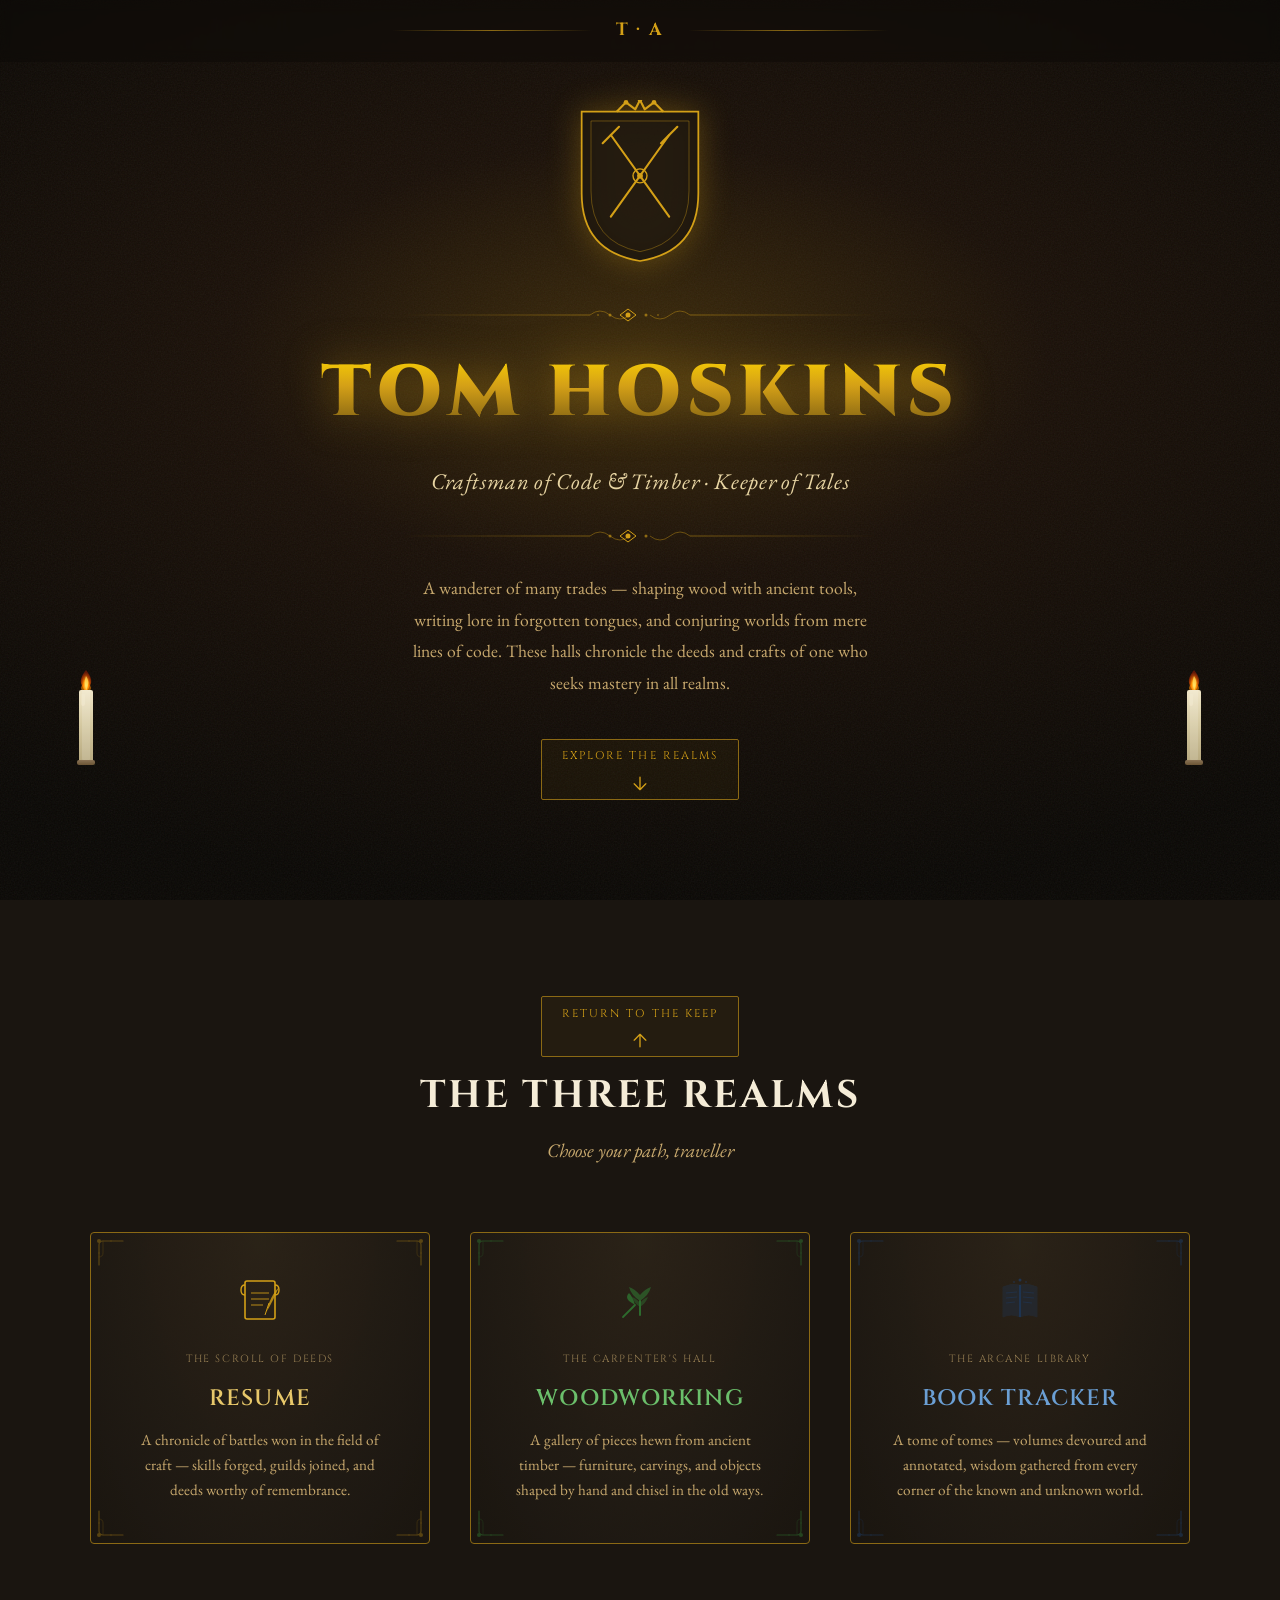
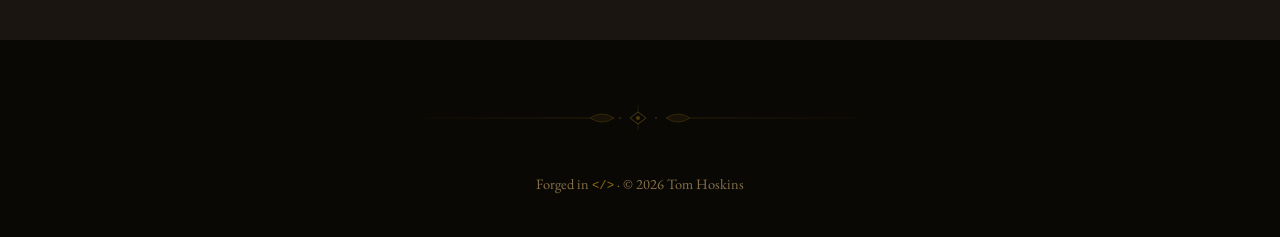
<file: index.html>
<!DOCTYPE html>
<html lang="en">
<head>
  <meta charset="UTF-8" />
  <meta name="viewport" content="width=device-width, initial-scale=1.0" />
  <title>Tom Hoskins — The Realm</title>

  <!-- Google Fonts -->
  <link rel="preconnect" href="https://fonts.googleapis.com" />
  <link rel="preconnect" href="https://fonts.gstatic.com" crossorigin />
  <link href="https://fonts.googleapis.com/css2?family=Cinzel:wght@400;600;700;900&family=EB+Garamond:ital,wght@0,400;0,500;1,400&display=swap" rel="stylesheet" />

  <!-- CSS -->
  <link rel="stylesheet" href="css/reset.css" />
  <link rel="stylesheet" href="css/variables.css" />
  <link rel="stylesheet" href="css/typography.css" />
  <link rel="stylesheet" href="css/layout.css" />
  <link rel="stylesheet" href="css/components.css" />
  <link rel="stylesheet" href="css/animations.css" />
  <link rel="stylesheet" href="css/responsive.css" />

  <!-- SVG noise filter used by hero + cards -->
  <svg xmlns="http://www.w3.org/2000/svg" width="0" height="0" style="position:absolute">
    <defs>
      <filter id="noise-filter" x="0%" y="0%" width="100%" height="100%" color-interpolation-filters="linearRGB">
        <feTurbulence type="fractalNoise" baseFrequency="0.65" numOctaves="3" stitchTiles="stitch" result="noiseOut"/>
        <feColorMatrix type="saturate" values="0" in="noiseOut" result="grayNoise"/>
        <feBlend in="SourceGraphic" in2="grayNoise" mode="overlay" result="blended"/>
        <feComposite in="blended" in2="SourceGraphic" operator="in"/>
      </filter>
    </defs>
  </svg>
</head>
<body>

  <!-- Ember particle canvas -->
  <canvas id="ember-canvas" aria-hidden="true"></canvas>

  <!-- ── Navigation ── -->
  <nav class="site-nav" role="navigation" aria-label="Site navigation">
    <span class="nav-rule" aria-hidden="true"></span>
    <span class="nav-monogram">T · A</span>
    <span class="nav-rule" aria-hidden="true"></span>
  </nav>

  <main>

    <!-- ══════════════════════════════════════════
         HERO
    ══════════════════════════════════════════ -->
    <section class="hero" id="hero" aria-labelledby="hero-name">

      <!-- Parallax background layer -->
      <div class="hero-bg" aria-hidden="true"></div>

      <!-- Noise texture overlay -->
      <div class="hero-noise" aria-hidden="true">
        <svg xmlns="http://www.w3.org/2000/svg" width="100%" height="100%">
          <filter id="hero-noise">
            <feTurbulence type="fractalNoise" baseFrequency="0.7" numOctaves="4" stitchTiles="stitch"/>
          </filter>
          <rect width="100%" height="100%" filter="url(#hero-noise)" opacity="1"/>
        </svg>
      </div>

      <!-- Left candle -->
      <div class="candle candle-left" aria-hidden="true">
        <div class="candle-flame-wrap">
          <!-- Flame SVG -->
          <svg class="candle-flame" width="14" height="22" viewBox="0 0 14 22" fill="none" xmlns="http://www.w3.org/2000/svg">
            <ellipse cx="7" cy="18" rx="5" ry="4" fill="rgba(255,140,0,0.6)"/>
            <path d="M7 0 C4 4 1 8 2 13 C3 17 5 20 7 22 C9 20 11 17 12 13 C13 8 10 4 7 0Z"
                  fill="url(#flame-grad-l)"/>
            <path d="M7 6 C6 9 5 12 6 15 C6.5 17 7 19 7 22 C7.5 19 8.5 17 9 15 C10 12 9 9 7 6Z"
                  fill="rgba(255,230,100,0.7)"/>
            <defs>
              <radialGradient id="flame-grad-l" cx="50%" cy="70%" r="60%">
                <stop offset="0%"   stop-color="#FFE870"/>
                <stop offset="40%"  stop-color="#FF8C00"/>
                <stop offset="100%" stop-color="#CC2200" stop-opacity="0.4"/>
              </radialGradient>
            </defs>
          </svg>
        </div>
        <div class="candle-body" style="height:70px">
          <div class="candle-wax-drip"></div>
        </div>
        <div class="candle-base"></div>
      </div>

      <!-- Right candle -->
      <div class="candle candle-right" aria-hidden="true">
        <div class="candle-flame-wrap">
          <svg class="candle-flame" width="14" height="22" viewBox="0 0 14 22" fill="none" xmlns="http://www.w3.org/2000/svg">
            <ellipse cx="7" cy="18" rx="5" ry="4" fill="rgba(255,140,0,0.6)"/>
            <path d="M7 0 C4 4 1 8 2 13 C3 17 5 20 7 22 C9 20 11 17 12 13 C13 8 10 4 7 0Z"
                  fill="url(#flame-grad-r)"/>
            <path d="M7 6 C6 9 5 12 6 15 C6.5 17 7 19 7 22 C7.5 19 8.5 17 9 15 C10 12 9 9 7 6Z"
                  fill="rgba(255,230,100,0.7)"/>
            <defs>
              <radialGradient id="flame-grad-r" cx="50%" cy="70%" r="60%">
                <stop offset="0%"   stop-color="#FFE870"/>
                <stop offset="40%"  stop-color="#FF8C00"/>
                <stop offset="100%" stop-color="#CC2200" stop-opacity="0.4"/>
              </radialGradient>
            </defs>
          </svg>
        </div>
        <div class="candle-body" style="height:70px">
          <div class="candle-wax-drip"></div>
        </div>
        <div class="candle-base"></div>
      </div>

      <!-- Hero content -->
      <div class="hero-content">

        <!-- Heraldic crest SVG -->
        <svg class="hero-crest" viewBox="0 0 120 140" fill="none" xmlns="http://www.w3.org/2000/svg" aria-hidden="true">
          <!-- Shield outline -->
          <path d="M10 10 H110 V80 Q110 130 60 138 Q10 130 10 80 Z"
                fill="rgba(26,21,16,0.85)" stroke="#D4A017" stroke-width="1.5"/>
          <!-- Inner shield border -->
          <path d="M18 18 H102 V78 Q102 122 60 130 Q18 122 18 78 Z"
                fill="none" stroke="rgba(212,160,23,0.4)" stroke-width="0.8"/>
          <!-- Crossed swords -->
          <g stroke="#D4A017" stroke-width="1.8" stroke-linecap="round">
            <line x1="35" y1="30" x2="85" y2="100"/>
            <line x1="85" y1="30" x2="35" y2="100"/>
            <!-- Sword hilts -->
            <line x1="28" y1="37" x2="42" y2="23"/>
            <line x1="78" y1="37" x2="92" y2="23"/>
          </g>
          <!-- Star -->
          <circle cx="60" cy="65" r="6" fill="none" stroke="#D4A017" stroke-width="1.2"/>
          <circle cx="60" cy="65" r="2.5" fill="#D4A017"/>
          <!-- Crown atop shield -->
          <path d="M40 10 L48 2 L56 8 L60 0 L64 8 L72 2 L80 10"
                fill="none" stroke="#D4A017" stroke-width="1.8" stroke-linejoin="round"/>
          <!-- Decorative dots at crown points -->
          <circle cx="48" cy="2"  r="2" fill="#D4A017"/>
          <circle cx="60" cy="0"  r="2" fill="#D4A017"/>
          <circle cx="72" cy="2"  r="2" fill="#D4A017"/>
        </svg>

        <!-- Top ornate divider -->
        <svg class="hero-divider" viewBox="0 0 480 24" fill="none" xmlns="http://www.w3.org/2000/svg" aria-hidden="true">
          <line x1="0"   y1="12" x2="190" y2="12" stroke="url(#div-grad-l)" stroke-width="0.8"/>
          <line x1="290" y1="12" x2="480" y2="12" stroke="url(#div-grad-r)" stroke-width="0.8"/>
          <!-- Centre ornament -->
          <path d="M220 12 L228 6 L236 12 L228 18 Z" fill="none" stroke="#D4A017" stroke-width="1"/>
          <circle cx="228" cy="12" r="2.5" fill="#D4A017"/>
          <circle cx="210" cy="12" r="1.5" fill="rgba(212,160,23,0.6)"/>
          <circle cx="246" cy="12" r="1.5" fill="rgba(212,160,23,0.6)"/>
          <circle cx="198" cy="12" r="1"   fill="rgba(212,160,23,0.4)"/>
          <circle cx="258" cy="12" r="1"   fill="rgba(212,160,23,0.4)"/>
          <!-- Side scrolls -->
          <path d="M190 12 Q200 4 210 12 Q220 20 230 12" fill="none" stroke="rgba(212,160,23,0.5)" stroke-width="0.8"/>
          <path d="M290 12 Q280 4 270 12 Q260 20 250 12" fill="none" stroke="rgba(212,160,23,0.5)" stroke-width="0.8"/>
          <defs>
            <linearGradient id="div-grad-l" x1="0" y1="0" x2="190" y2="0" gradientUnits="userSpaceOnUse">
              <stop offset="0%"   stop-color="#D4A017" stop-opacity="0"/>
              <stop offset="100%" stop-color="#D4A017" stop-opacity="0.6"/>
            </linearGradient>
            <linearGradient id="div-grad-r" x1="290" y1="0" x2="480" y2="0" gradientUnits="userSpaceOnUse">
              <stop offset="0%"   stop-color="#D4A017" stop-opacity="0.6"/>
              <stop offset="100%" stop-color="#D4A017" stop-opacity="0"/>
            </linearGradient>
          </defs>
        </svg>

        <h1 class="hero-name" id="hero-name">Tom Hoskins</h1>
        <p class="hero-tagline">Craftsman of Code &amp; Timber · Keeper of Tales</p>

        <!-- Bottom ornate divider -->
        <svg class="hero-divider" viewBox="0 0 480 24" fill="none" xmlns="http://www.w3.org/2000/svg" aria-hidden="true">
          <use href="#div-grad-l"/>
          <line x1="0"   y1="12" x2="190" y2="12" stroke="url(#div-grad-l2)" stroke-width="0.8"/>
          <line x1="290" y1="12" x2="480" y2="12" stroke="url(#div-grad-r2)" stroke-width="0.8"/>
          <path d="M220 12 L228 6 L236 12 L228 18 Z" fill="none" stroke="#D4A017" stroke-width="1"/>
          <circle cx="228" cy="12" r="2.5" fill="#D4A017"/>
          <circle cx="210" cy="12" r="1.5" fill="rgba(212,160,23,0.6)"/>
          <circle cx="246" cy="12" r="1.5" fill="rgba(212,160,23,0.6)"/>
          <path d="M190 12 Q200 4 210 12 Q220 20 230 12" fill="none" stroke="rgba(212,160,23,0.5)" stroke-width="0.8"/>
          <path d="M290 12 Q280 4 270 12 Q260 20 250 12" fill="none" stroke="rgba(212,160,23,0.5)" stroke-width="0.8"/>
          <defs>
            <linearGradient id="div-grad-l2" x1="0" y1="0" x2="190" y2="0" gradientUnits="userSpaceOnUse">
              <stop offset="0%"   stop-color="#D4A017" stop-opacity="0"/>
              <stop offset="100%" stop-color="#D4A017" stop-opacity="0.6"/>
            </linearGradient>
            <linearGradient id="div-grad-r2" x1="290" y1="0" x2="480" y2="0" gradientUnits="userSpaceOnUse">
              <stop offset="0%"   stop-color="#D4A017" stop-opacity="0.6"/>
              <stop offset="100%" stop-color="#D4A017" stop-opacity="0"/>
            </linearGradient>
          </defs>
        </svg>

        <p class="hero-bio">
          A wanderer of many trades — shaping wood with ancient tools, writing lore in forgotten tongues,
          and conjuring worlds from mere lines of code. These halls chronicle the deeds and crafts
          of one who seeks mastery in all realms.
        </p>

        <a href="#realms" class="scroll-btn" aria-label="Scroll to The Three Realms">
          <span class="scroll-btn-text">Explore the Realms</span>
          <svg class="scroll-btn-arrow" viewBox="0 0 24 24" fill="none"
               xmlns="http://www.w3.org/2000/svg" aria-hidden="true">
            <path d="M12 5 L12 19 M5 13 L12 20 L19 13"
                  stroke="currentColor" stroke-width="1.6"
                  stroke-linecap="round" stroke-linejoin="round"/>
          </svg>
        </a>

      </div>
    </section>

    <!-- ══════════════════════════════════════════
         REALMS
    ══════════════════════════════════════════ -->
    <section class="realms" id="realms" aria-labelledby="realms-title">
      <div class="realms-inner">

        <a href="#hero" class="scroll-btn scroll-btn--up" aria-label="Scroll back to hero">
          <svg class="scroll-btn-arrow" viewBox="0 0 24 24" fill="none"
               xmlns="http://www.w3.org/2000/svg" aria-hidden="true">
            <path d="M12 19 L12 5 M5 11 L12 4 L19 11"
                  stroke="currentColor" stroke-width="1.6"
                  stroke-linecap="round" stroke-linejoin="round"/>
          </svg>
          <span class="scroll-btn-text">Return to the Keep</span>
        </a>

        <header class="realms-header">
          <h2 class="section-title" id="realms-title">The Three Realms</h2>
          <p class="section-subtitle">Choose your path, traveller</p>
        </header>

        <div class="realms-grid">

          <!-- ── Card 1: Resume ── -->
          <article class="realm-card card--resume" aria-label="The Scroll of Deeds — Resume">
            <!-- Corner filigree -->
            <div class="card-corners" aria-hidden="true">
              <svg class="card-corner card-corner--tl" viewBox="0 0 28 28" fill="none" xmlns="http://www.w3.org/2000/svg">
                <path d="M2 26 L2 6 Q2 2 6 2 L26 2" stroke="#8B6914" stroke-width="1.2" stroke-linecap="round"/>
                <path d="M2 18 Q6 18 6 14 L6 2" stroke="#8B6914" stroke-width="0.8" stroke-linecap="round" opacity="0.6"/>
                <circle cx="2"  cy="2"  r="2" fill="#8B6914"/>
                <circle cx="14" cy="2"  r="1" fill="#8B6914" opacity="0.5"/>
                <circle cx="2"  cy="14" r="1" fill="#8B6914" opacity="0.5"/>
              </svg>
              <svg class="card-corner card-corner--tr" viewBox="0 0 28 28" fill="none" xmlns="http://www.w3.org/2000/svg">
                <path d="M2 26 L2 6 Q2 2 6 2 L26 2" stroke="#8B6914" stroke-width="1.2" stroke-linecap="round"/>
                <path d="M2 18 Q6 18 6 14 L6 2" stroke="#8B6914" stroke-width="0.8" stroke-linecap="round" opacity="0.6"/>
                <circle cx="2"  cy="2"  r="2" fill="#8B6914"/>
                <circle cx="14" cy="2"  r="1" fill="#8B6914" opacity="0.5"/>
                <circle cx="2"  cy="14" r="1" fill="#8B6914" opacity="0.5"/>
              </svg>
              <svg class="card-corner card-corner--bl" viewBox="0 0 28 28" fill="none" xmlns="http://www.w3.org/2000/svg">
                <path d="M2 26 L2 6 Q2 2 6 2 L26 2" stroke="#8B6914" stroke-width="1.2" stroke-linecap="round"/>
                <path d="M2 18 Q6 18 6 14 L6 2" stroke="#8B6914" stroke-width="0.8" stroke-linecap="round" opacity="0.6"/>
                <circle cx="2"  cy="2"  r="2" fill="#8B6914"/>
                <circle cx="14" cy="2"  r="1" fill="#8B6914" opacity="0.5"/>
                <circle cx="2"  cy="14" r="1" fill="#8B6914" opacity="0.5"/>
              </svg>
              <svg class="card-corner card-corner--br" viewBox="0 0 28 28" fill="none" xmlns="http://www.w3.org/2000/svg">
                <path d="M2 26 L2 6 Q2 2 6 2 L26 2" stroke="#8B6914" stroke-width="1.2" stroke-linecap="round"/>
                <path d="M2 18 Q6 18 6 14 L6 2" stroke="#8B6914" stroke-width="0.8" stroke-linecap="round" opacity="0.6"/>
                <circle cx="2"  cy="2"  r="2" fill="#8B6914"/>
                <circle cx="14" cy="2"  r="1" fill="#8B6914" opacity="0.5"/>
                <circle cx="2"  cy="14" r="1" fill="#8B6914" opacity="0.5"/>
              </svg>
            </div>

            <!-- Glow overlay -->
            <div class="card-glow" aria-hidden="true"></div>

            <!-- Content -->
            <div class="card-content">
              <!-- Scroll / Quill icon -->
              <svg class="card-icon" viewBox="0 0 54 54" fill="none" xmlns="http://www.w3.org/2000/svg" aria-hidden="true">
                <rect x="12" y="8" width="30" height="38" rx="2" fill="none" stroke="currentColor" stroke-width="1.6"/>
                <path d="M12 12 Q8 12 8 17 Q8 22 12 22" fill="none" stroke="currentColor" stroke-width="1.4"/>
                <path d="M42 12 Q46 12 46 17 Q46 22 42 22" fill="none" stroke="currentColor" stroke-width="1.4"/>
                <line x1="18" y1="20" x2="36" y2="20" stroke="currentColor" stroke-width="1.2" opacity="0.7"/>
                <line x1="18" y1="26" x2="36" y2="26" stroke="currentColor" stroke-width="1.2" opacity="0.7"/>
                <line x1="18" y1="32" x2="30" y2="32" stroke="currentColor" stroke-width="1.2" opacity="0.7"/>
                <!-- Quill -->
                <path d="M34 38 Q40 28 46 14 Q40 20 36 30 Z" fill="currentColor" opacity="0.8"/>
                <line x1="36" y1="30" x2="32" y2="42" stroke="currentColor" stroke-width="1"/>
              </svg>

              <span class="card-label">The Scroll of Deeds</span>
              <h3 class="card-title">Resume</h3>
              <p class="card-description">
                A chronicle of battles won in the field of craft — skills forged, guilds joined,
                and deeds worthy of remembrance.
              </p>
              <a href="resume/index.html" class="card-link" aria-label="Enter the Scroll of Deeds — Resume"></a>
            </div>
          </article>

          <!-- ── Card 2: Woodworking ── -->
          <article class="realm-card card--wood" aria-label="The Carpenter's Hall — Woodworking">
            <div class="card-corners" aria-hidden="true">
              <svg class="card-corner card-corner--tl" viewBox="0 0 28 28" fill="none" xmlns="http://www.w3.org/2000/svg">
                <path d="M2 26 L2 6 Q2 2 6 2 L26 2" stroke="#2D6A2D" stroke-width="1.2" stroke-linecap="round"/>
                <path d="M2 18 Q6 18 6 14 L6 2" stroke="#2D6A2D" stroke-width="0.8" stroke-linecap="round" opacity="0.6"/>
                <circle cx="2"  cy="2"  r="2" fill="#2D6A2D"/>
                <circle cx="14" cy="2"  r="1" fill="#2D6A2D" opacity="0.5"/>
                <circle cx="2"  cy="14" r="1" fill="#2D6A2D" opacity="0.5"/>
              </svg>
              <svg class="card-corner card-corner--tr" viewBox="0 0 28 28" fill="none" xmlns="http://www.w3.org/2000/svg">
                <path d="M2 26 L2 6 Q2 2 6 2 L26 2" stroke="#2D6A2D" stroke-width="1.2" stroke-linecap="round"/>
                <path d="M2 18 Q6 18 6 14 L6 2" stroke="#2D6A2D" stroke-width="0.8" stroke-linecap="round" opacity="0.6"/>
                <circle cx="2"  cy="2"  r="2" fill="#2D6A2D"/>
                <circle cx="14" cy="2"  r="1" fill="#2D6A2D" opacity="0.5"/>
                <circle cx="2"  cy="14" r="1" fill="#2D6A2D" opacity="0.5"/>
              </svg>
              <svg class="card-corner card-corner--bl" viewBox="0 0 28 28" fill="none" xmlns="http://www.w3.org/2000/svg">
                <path d="M2 26 L2 6 Q2 2 6 2 L26 2" stroke="#2D6A2D" stroke-width="1.2" stroke-linecap="round"/>
                <path d="M2 18 Q6 18 6 14 L6 2" stroke="#2D6A2D" stroke-width="0.8" stroke-linecap="round" opacity="0.6"/>
                <circle cx="2"  cy="2"  r="2" fill="#2D6A2D"/>
                <circle cx="14" cy="2"  r="1" fill="#2D6A2D" opacity="0.5"/>
                <circle cx="2"  cy="14" r="1" fill="#2D6A2D" opacity="0.5"/>
              </svg>
              <svg class="card-corner card-corner--br" viewBox="0 0 28 28" fill="none" xmlns="http://www.w3.org/2000/svg">
                <path d="M2 26 L2 6 Q2 2 6 2 L26 2" stroke="#2D6A2D" stroke-width="1.2" stroke-linecap="round"/>
                <path d="M2 18 Q6 18 6 14 L6 2" stroke="#2D6A2D" stroke-width="0.8" stroke-linecap="round" opacity="0.6"/>
                <circle cx="2"  cy="2"  r="2" fill="#2D6A2D"/>
                <circle cx="14" cy="2"  r="1" fill="#2D6A2D" opacity="0.5"/>
                <circle cx="2"  cy="14" r="1" fill="#2D6A2D" opacity="0.5"/>
              </svg>
            </div>

            <div class="card-glow" aria-hidden="true"></div>

            <div class="card-content">
              <!-- Axe + Tree icon -->
              <svg class="card-icon" viewBox="0 0 54 54" fill="none" xmlns="http://www.w3.org/2000/svg" aria-hidden="true">
                <!-- Tree -->
                <path d="M27 42 L27 28" stroke="currentColor" stroke-width="2" stroke-linecap="round"/>
                <path d="M27 28 Q18 22 16 14 Q22 16 27 22 Q32 16 38 14 Q36 22 27 28Z"
                      fill="currentColor" opacity="0.7"/>
                <path d="M27 34 Q21 30 19 24 Q23 25 27 30 Q31 25 35 24 Q33 30 27 34Z"
                      fill="currentColor" opacity="0.5"/>
                <!-- Axe -->
                <line x1="10" y1="44" x2="22" y2="32" stroke="currentColor" stroke-width="1.8" stroke-linecap="round"/>
                <path d="M16 28 Q12 24 16 20 Q20 24 22 32 Z" fill="currentColor" opacity="0.9"/>
              </svg>

              <span class="card-label">The Carpenter's Hall</span>
              <h3 class="card-title">Woodworking</h3>
              <p class="card-description">
                A gallery of pieces hewn from ancient timber — furniture, carvings, and objects
                shaped by hand and chisel in the old ways.
              </p>
              <a href="woodworking/index.html" class="card-link" aria-label="Enter the Carpenter's Hall — Woodworking"></a>
            </div>
          </article>

          <!-- ── Card 3: Books ── -->
          <article class="realm-card card--books" aria-label="The Arcane Library — Book Tracker">
            <div class="card-corners" aria-hidden="true">
              <svg class="card-corner card-corner--tl" viewBox="0 0 28 28" fill="none" xmlns="http://www.w3.org/2000/svg">
                <path d="M2 26 L2 6 Q2 2 6 2 L26 2" stroke="#1E3A5F" stroke-width="1.2" stroke-linecap="round"/>
                <path d="M2 18 Q6 18 6 14 L6 2" stroke="#1E3A5F" stroke-width="0.8" stroke-linecap="round" opacity="0.6"/>
                <circle cx="2"  cy="2"  r="2" fill="#1E3A5F"/>
                <circle cx="14" cy="2"  r="1" fill="#1E3A5F" opacity="0.5"/>
                <circle cx="2"  cy="14" r="1" fill="#1E3A5F" opacity="0.5"/>
              </svg>
              <svg class="card-corner card-corner--tr" viewBox="0 0 28 28" fill="none" xmlns="http://www.w3.org/2000/svg">
                <path d="M2 26 L2 6 Q2 2 6 2 L26 2" stroke="#1E3A5F" stroke-width="1.2" stroke-linecap="round"/>
                <path d="M2 18 Q6 18 6 14 L6 2" stroke="#1E3A5F" stroke-width="0.8" stroke-linecap="round" opacity="0.6"/>
                <circle cx="2"  cy="2"  r="2" fill="#1E3A5F"/>
                <circle cx="14" cy="2"  r="1" fill="#1E3A5F" opacity="0.5"/>
                <circle cx="2"  cy="14" r="1" fill="#1E3A5F" opacity="0.5"/>
              </svg>
              <svg class="card-corner card-corner--bl" viewBox="0 0 28 28" fill="none" xmlns="http://www.w3.org/2000/svg">
                <path d="M2 26 L2 6 Q2 2 6 2 L26 2" stroke="#1E3A5F" stroke-width="1.2" stroke-linecap="round"/>
                <path d="M2 18 Q6 18 6 14 L6 2" stroke="#1E3A5F" stroke-width="0.8" stroke-linecap="round" opacity="0.6"/>
                <circle cx="2"  cy="2"  r="2" fill="#1E3A5F"/>
                <circle cx="14" cy="2"  r="1" fill="#1E3A5F" opacity="0.5"/>
                <circle cx="2"  cy="14" r="1" fill="#1E3A5F" opacity="0.5"/>
              </svg>
              <svg class="card-corner card-corner--br" viewBox="0 0 28 28" fill="none" xmlns="http://www.w3.org/2000/svg">
                <path d="M2 26 L2 6 Q2 2 6 2 L26 2" stroke="#1E3A5F" stroke-width="1.2" stroke-linecap="round"/>
                <path d="M2 18 Q6 18 6 14 L6 2" stroke="#1E3A5F" stroke-width="0.8" stroke-linecap="round" opacity="0.6"/>
                <circle cx="2"  cy="2"  r="2" fill="#1E3A5F"/>
                <circle cx="14" cy="2"  r="1" fill="#1E3A5F" opacity="0.5"/>
                <circle cx="2"  cy="14" r="1" fill="#1E3A5F" opacity="0.5"/>
              </svg>
            </div>

            <div class="card-glow" aria-hidden="true"></div>

            <div class="card-content">
              <!-- Open book icon -->
              <svg class="card-icon" viewBox="0 0 54 54" fill="none" xmlns="http://www.w3.org/2000/svg" aria-hidden="true">
                <!-- Book spine -->
                <line x1="27" y1="12" x2="27" y2="44" stroke="currentColor" stroke-width="1.4"/>
                <!-- Left page -->
                <path d="M27 12 Q18 10 10 14 L10 44 Q18 40 27 44 Z"
                      fill="currentColor" opacity="0.3" stroke="currentColor" stroke-width="1"/>
                <!-- Right page -->
                <path d="M27 12 Q36 10 44 14 L44 44 Q36 40 27 44 Z"
                      fill="currentColor" opacity="0.3" stroke="currentColor" stroke-width="1"/>
                <!-- Lines on left page -->
                <line x1="13" y1="20" x2="24" y2="19" stroke="currentColor" stroke-width="0.8" opacity="0.6"/>
                <line x1="13" y1="25" x2="24" y2="24" stroke="currentColor" stroke-width="0.8" opacity="0.6"/>
                <line x1="13" y1="30" x2="22" y2="29" stroke="currentColor" stroke-width="0.8" opacity="0.6"/>
                <!-- Lines on right page -->
                <line x1="30" y1="19" x2="41" y2="20" stroke="currentColor" stroke-width="0.8" opacity="0.6"/>
                <line x1="30" y1="24" x2="41" y2="25" stroke="currentColor" stroke-width="0.8" opacity="0.6"/>
                <line x1="30" y1="29" x2="39" y2="30" stroke="currentColor" stroke-width="0.8" opacity="0.6"/>
                <!-- Stars/magic above book -->
                <circle cx="27" cy="7"  r="1.5" fill="currentColor" opacity="0.8"/>
                <circle cx="21" cy="9"  r="1"   fill="currentColor" opacity="0.5"/>
                <circle cx="33" cy="9"  r="1"   fill="currentColor" opacity="0.5"/>
              </svg>

              <span class="card-label">The Arcane Library</span>
              <h3 class="card-title">Book Tracker</h3>
              <p class="card-description">
                A tome of tomes — volumes devoured and annotated, wisdom gathered from
                every corner of the known and unknown world.
              </p>
              <a href="books/index.html" class="card-link" aria-label="Enter the Arcane Library — Book Tracker"></a>
            </div>
          </article>

        </div><!-- /realms-grid -->
      </div><!-- /realms-inner -->
    </section>

  </main>

  <!-- ══════════════════════════════════════════
       FOOTER
  ══════════════════════════════════════════ -->
  <footer class="site-footer">
    <!-- Ornate divider -->
    <svg class="footer-divider" viewBox="0 0 500 28" fill="none" xmlns="http://www.w3.org/2000/svg" aria-hidden="true">
      <line x1="0"   y1="14" x2="200" y2="14" stroke="url(#foot-l)" stroke-width="0.8"/>
      <line x1="300" y1="14" x2="500" y2="14" stroke="url(#foot-r)" stroke-width="0.8"/>
      <!-- Centre ornament -->
      <path d="M240 14 L248 8 L256 14 L248 20 L240 14Z" fill="none" stroke="#8B6914" stroke-width="1"/>
      <path d="M248 8 L248 2 M248 20 L248 26" stroke="#8B6914" stroke-width="0.8" stroke-linecap="round" opacity="0.5"/>
      <circle cx="248" cy="14" r="2" fill="#8B6914"/>
      <circle cx="230" cy="14" r="1.2" fill="rgba(139,105,20,0.5)"/>
      <circle cx="266" cy="14" r="1.2" fill="rgba(139,105,20,0.5)"/>
      <circle cx="216" cy="14" r="0.8" fill="rgba(139,105,20,0.3)"/>
      <circle cx="280" cy="14" r="0.8" fill="rgba(139,105,20,0.3)"/>
      <!-- Leaf scrolls -->
      <path d="M200 14 Q212 6 224 14 Q212 22 200 14Z" fill="rgba(139,105,20,0.2)" stroke="#8B6914" stroke-width="0.6"/>
      <path d="M300 14 Q288 6 276 14 Q288 22 300 14Z" fill="rgba(139,105,20,0.2)" stroke="#8B6914" stroke-width="0.6"/>
      <defs>
        <linearGradient id="foot-l" x1="0" y1="0" x2="200" y2="0" gradientUnits="userSpaceOnUse">
          <stop offset="0%"   stop-color="#8B6914" stop-opacity="0"/>
          <stop offset="100%" stop-color="#8B6914" stop-opacity="0.6"/>
        </linearGradient>
        <linearGradient id="foot-r" x1="300" y1="0" x2="500" y2="0" gradientUnits="userSpaceOnUse">
          <stop offset="0%"   stop-color="#8B6914" stop-opacity="0.6"/>
          <stop offset="100%" stop-color="#8B6914" stop-opacity="0"/>
        </linearGradient>
      </defs>
    </svg>

    <p>Forged in <code>&lt;/&gt;</code> &middot; &copy; <span id="footer-year"></span> Tom Hoskins</p>
  </footer>

  <script>
    // Auto-populate footer year
    document.getElementById('footer-year').textContent = new Date().getFullYear();
  </script>
  <script src="js/embers.js"></script>

</body>
</html>
</file>
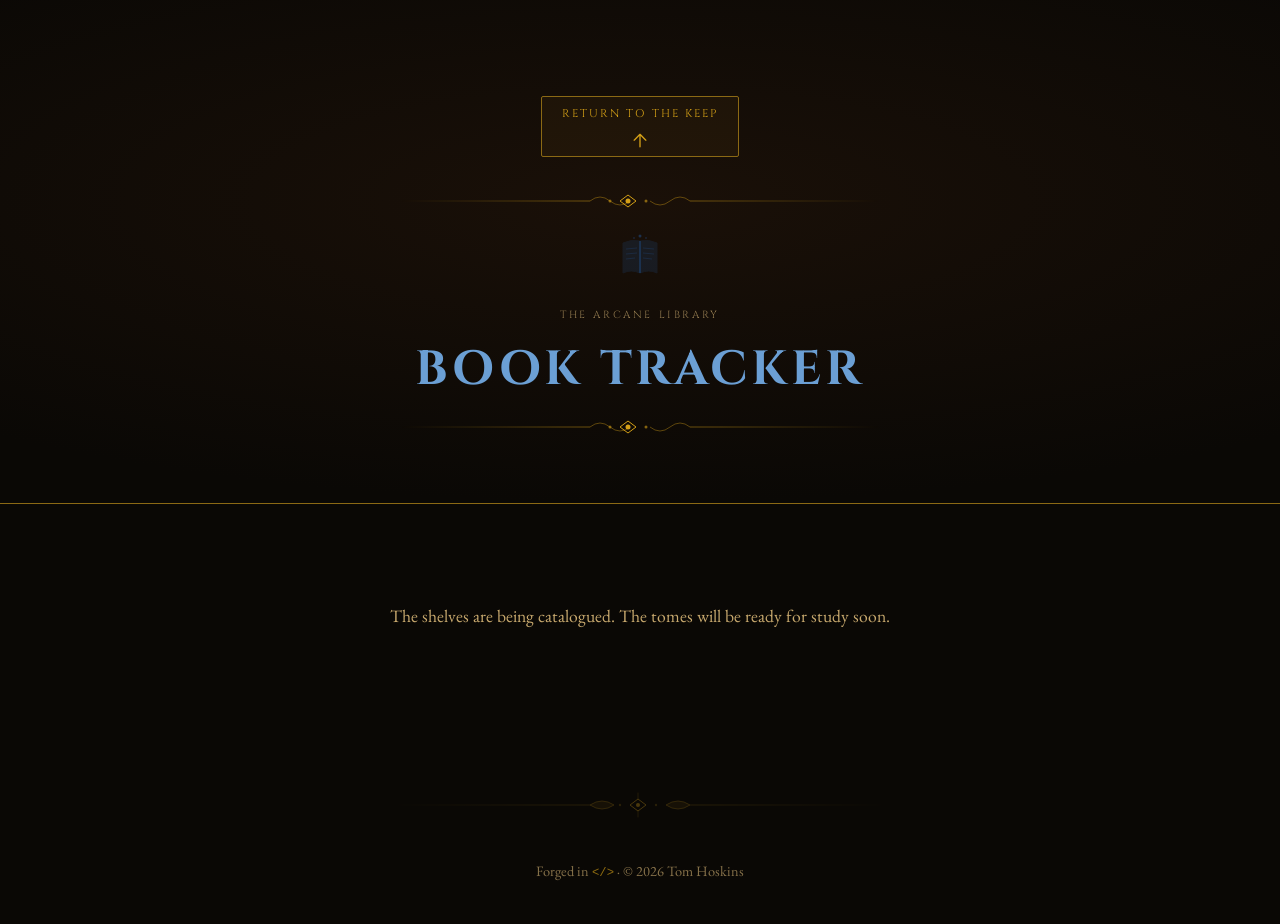
<file: books/index.html>
<!DOCTYPE html>
<html lang="en">
<head>
  <meta charset="UTF-8" />
  <meta name="viewport" content="width=device-width, initial-scale=1.0" />
  <title>Book Tracker — Tom Hoskins</title>

  <!-- Google Fonts -->
  <link rel="preconnect" href="https://fonts.googleapis.com" />
  <link rel="preconnect" href="https://fonts.gstatic.com" crossorigin />
  <link href="https://fonts.googleapis.com/css2?family=Cinzel:wght@400;600;700;900&family=EB+Garamond:ital,wght@0,400;0,500;1,400&display=swap" rel="stylesheet" />

  <!-- CSS -->
  <link rel="stylesheet" href="../css/reset.css" />
  <link rel="stylesheet" href="../css/variables.css" />
  <link rel="stylesheet" href="../css/typography.css" />
  <link rel="stylesheet" href="../css/layout.css" />
  <link rel="stylesheet" href="../css/components.css" />
  <link rel="stylesheet" href="../css/animations.css" />
  <link rel="stylesheet" href="../css/responsive.css" />
</head>
<body>

  <!-- ── Page Hero ── -->
  <header class="page-hero">

    <a href="../index.html" class="scroll-btn scroll-btn--up" aria-label="Return to the Keep">
      <svg class="scroll-btn-arrow" viewBox="0 0 24 24" fill="none"
           xmlns="http://www.w3.org/2000/svg" aria-hidden="true">
        <path d="M12 19 L12 5 M5 11 L12 4 L19 11"
              stroke="currentColor" stroke-width="1.6"
              stroke-linecap="round" stroke-linejoin="round"/>
      </svg>
      <span class="scroll-btn-text">Return to the Keep</span>
    </a>

    <!-- Ornate divider -->
    <svg class="hero-divider" viewBox="0 0 480 24" fill="none" xmlns="http://www.w3.org/2000/svg" aria-hidden="true">
      <line x1="0"   y1="12" x2="190" y2="12" stroke="url(#books-div-l)" stroke-width="0.8"/>
      <line x1="290" y1="12" x2="480" y2="12" stroke="url(#books-div-r)" stroke-width="0.8"/>
      <path d="M220 12 L228 6 L236 12 L228 18 Z" fill="none" stroke="#D4A017" stroke-width="1"/>
      <circle cx="228" cy="12" r="2.5" fill="#D4A017"/>
      <circle cx="210" cy="12" r="1.5" fill="rgba(212,160,23,0.6)"/>
      <circle cx="246" cy="12" r="1.5" fill="rgba(212,160,23,0.6)"/>
      <path d="M190 12 Q200 4 210 12 Q220 20 230 12" fill="none" stroke="rgba(212,160,23,0.5)" stroke-width="0.8"/>
      <path d="M290 12 Q280 4 270 12 Q260 20 250 12" fill="none" stroke="rgba(212,160,23,0.5)" stroke-width="0.8"/>
      <defs>
        <linearGradient id="books-div-l" x1="0" y1="0" x2="190" y2="0" gradientUnits="userSpaceOnUse">
          <stop offset="0%"   stop-color="#D4A017" stop-opacity="0"/>
          <stop offset="100%" stop-color="#D4A017" stop-opacity="0.6"/>
        </linearGradient>
        <linearGradient id="books-div-r" x1="290" y1="0" x2="480" y2="0" gradientUnits="userSpaceOnUse">
          <stop offset="0%"   stop-color="#D4A017" stop-opacity="0.6"/>
          <stop offset="100%" stop-color="#D4A017" stop-opacity="0"/>
        </linearGradient>
      </defs>
    </svg>

    <!-- Icon -->
    <div class="card--books">
      <svg class="page-icon card-icon" viewBox="0 0 54 54" fill="none" xmlns="http://www.w3.org/2000/svg" aria-hidden="true">
        <!-- Book spine -->
        <line x1="27" y1="12" x2="27" y2="44" stroke="currentColor" stroke-width="1.4"/>
        <!-- Left page -->
        <path d="M27 12 Q18 10 10 14 L10 44 Q18 40 27 44 Z"
              fill="currentColor" opacity="0.3" stroke="currentColor" stroke-width="1"/>
        <!-- Right page -->
        <path d="M27 12 Q36 10 44 14 L44 44 Q36 40 27 44 Z"
              fill="currentColor" opacity="0.3" stroke="currentColor" stroke-width="1"/>
        <!-- Lines on left page -->
        <line x1="13" y1="20" x2="24" y2="19" stroke="currentColor" stroke-width="0.8" opacity="0.6"/>
        <line x1="13" y1="25" x2="24" y2="24" stroke="currentColor" stroke-width="0.8" opacity="0.6"/>
        <line x1="13" y1="30" x2="22" y2="29" stroke="currentColor" stroke-width="0.8" opacity="0.6"/>
        <!-- Lines on right page -->
        <line x1="30" y1="19" x2="41" y2="20" stroke="currentColor" stroke-width="0.8" opacity="0.6"/>
        <line x1="30" y1="24" x2="41" y2="25" stroke="currentColor" stroke-width="0.8" opacity="0.6"/>
        <line x1="30" y1="29" x2="39" y2="30" stroke="currentColor" stroke-width="0.8" opacity="0.6"/>
        <!-- Stars/magic above book -->
        <circle cx="27" cy="7"  r="1.5" fill="currentColor" opacity="0.8"/>
        <circle cx="21" cy="9"  r="1"   fill="currentColor" opacity="0.5"/>
        <circle cx="33" cy="9"  r="1"   fill="currentColor" opacity="0.5"/>
      </svg>
    </div>

    <span class="page-label">The Arcane Library</span>
    <h1 class="page-title" style="color: #6B9FD4;">Book Tracker</h1>

    <!-- Ornate divider -->
    <svg class="hero-divider" viewBox="0 0 480 24" fill="none" xmlns="http://www.w3.org/2000/svg" aria-hidden="true">
      <line x1="0"   y1="12" x2="190" y2="12" stroke="url(#books-div-l2)" stroke-width="0.8"/>
      <line x1="290" y1="12" x2="480" y2="12" stroke="url(#books-div-r2)" stroke-width="0.8"/>
      <path d="M220 12 L228 6 L236 12 L228 18 Z" fill="none" stroke="#D4A017" stroke-width="1"/>
      <circle cx="228" cy="12" r="2.5" fill="#D4A017"/>
      <circle cx="210" cy="12" r="1.5" fill="rgba(212,160,23,0.6)"/>
      <circle cx="246" cy="12" r="1.5" fill="rgba(212,160,23,0.6)"/>
      <path d="M190 12 Q200 4 210 12 Q220 20 230 12" fill="none" stroke="rgba(212,160,23,0.5)" stroke-width="0.8"/>
      <path d="M290 12 Q280 4 270 12 Q260 20 250 12" fill="none" stroke="rgba(212,160,23,0.5)" stroke-width="0.8"/>
      <defs>
        <linearGradient id="books-div-l2" x1="0" y1="0" x2="190" y2="0" gradientUnits="userSpaceOnUse">
          <stop offset="0%"   stop-color="#D4A017" stop-opacity="0"/>
          <stop offset="100%" stop-color="#D4A017" stop-opacity="0.6"/>
        </linearGradient>
        <linearGradient id="books-div-r2" x1="290" y1="0" x2="480" y2="0" gradientUnits="userSpaceOnUse">
          <stop offset="0%"   stop-color="#D4A017" stop-opacity="0.6"/>
          <stop offset="100%" stop-color="#D4A017" stop-opacity="0"/>
        </linearGradient>
      </defs>
    </svg>

  </header>

  <main class="page-content">
    <p>The shelves are being catalogued. The tomes will be ready for study soon.</p>
  </main>

  <footer class="site-footer">
    <svg class="footer-divider" viewBox="0 0 500 28" fill="none" xmlns="http://www.w3.org/2000/svg" aria-hidden="true">
      <line x1="0"   y1="14" x2="200" y2="14" stroke="url(#books-foot-l)" stroke-width="0.8"/>
      <line x1="300" y1="14" x2="500" y2="14" stroke="url(#books-foot-r)" stroke-width="0.8"/>
      <path d="M240 14 L248 8 L256 14 L248 20 L240 14Z" fill="none" stroke="#8B6914" stroke-width="1"/>
      <path d="M248 8 L248 2 M248 20 L248 26" stroke="#8B6914" stroke-width="0.8" stroke-linecap="round" opacity="0.5"/>
      <circle cx="248" cy="14" r="2" fill="#8B6914"/>
      <circle cx="230" cy="14" r="1.2" fill="rgba(139,105,20,0.5)"/>
      <circle cx="266" cy="14" r="1.2" fill="rgba(139,105,20,0.5)"/>
      <path d="M200 14 Q212 6 224 14 Q212 22 200 14Z" fill="rgba(139,105,20,0.2)" stroke="#8B6914" stroke-width="0.6"/>
      <path d="M300 14 Q288 6 276 14 Q288 22 300 14Z" fill="rgba(139,105,20,0.2)" stroke="#8B6914" stroke-width="0.6"/>
      <defs>
        <linearGradient id="books-foot-l" x1="0" y1="0" x2="200" y2="0" gradientUnits="userSpaceOnUse">
          <stop offset="0%"   stop-color="#8B6914" stop-opacity="0"/>
          <stop offset="100%" stop-color="#8B6914" stop-opacity="0.6"/>
        </linearGradient>
        <linearGradient id="books-foot-r" x1="300" y1="0" x2="500" y2="0" gradientUnits="userSpaceOnUse">
          <stop offset="0%"   stop-color="#8B6914" stop-opacity="0.6"/>
          <stop offset="100%" stop-color="#8B6914" stop-opacity="0"/>
        </linearGradient>
      </defs>
    </svg>
    <p>Forged in <code>&lt;/&gt;</code> &middot; &copy; <span id="footer-year"></span> Tom Hoskins</p>
  </footer>

  <script>
    document.getElementById('footer-year').textContent = new Date().getFullYear();
  </script>

</body>
</html>
</file>
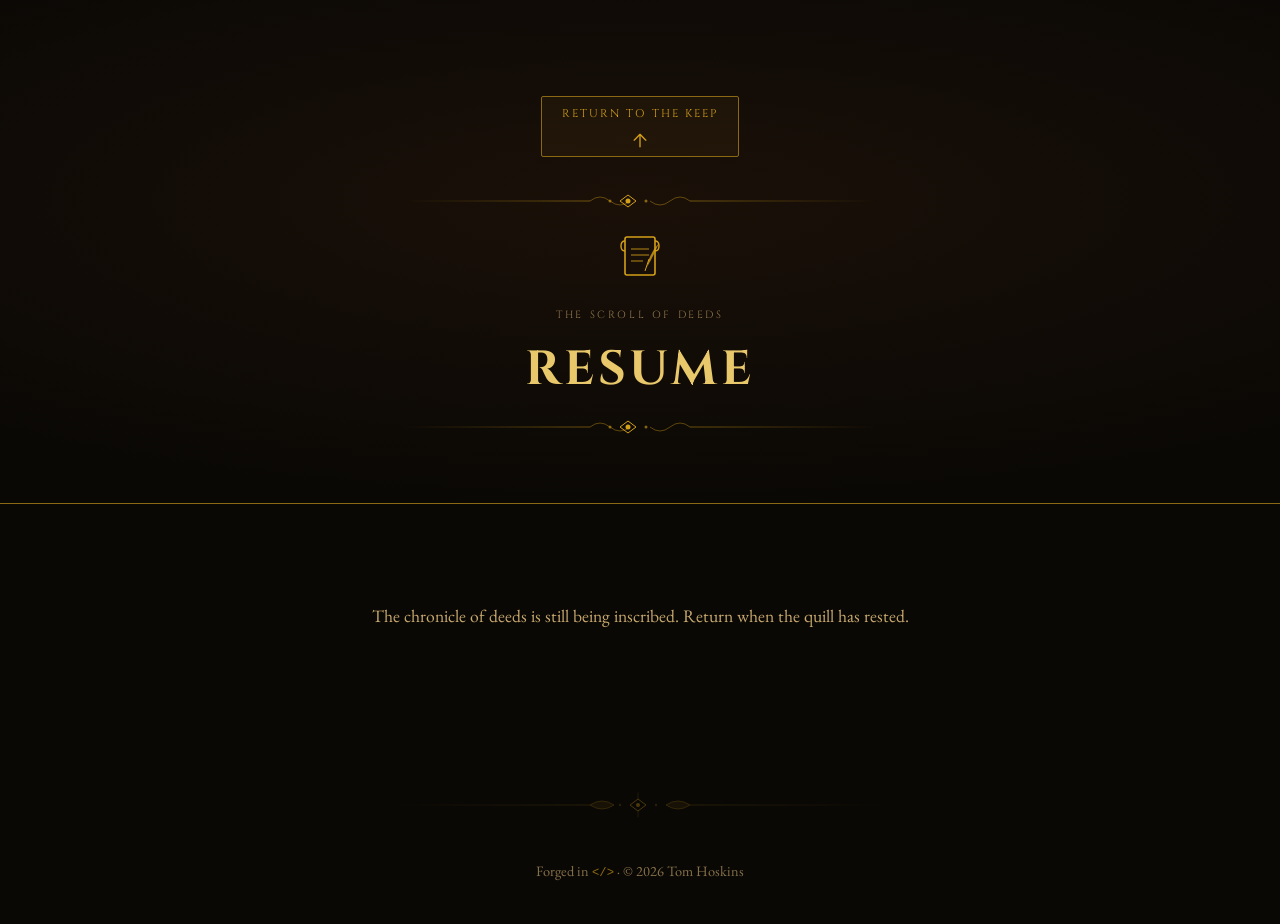
<file: resume/index.html>
<!DOCTYPE html>
<html lang="en">
<head>
  <meta charset="UTF-8" />
  <meta name="viewport" content="width=device-width, initial-scale=1.0" />
  <title>Resume — Tom Hoskins</title>

  <!-- Google Fonts -->
  <link rel="preconnect" href="https://fonts.googleapis.com" />
  <link rel="preconnect" href="https://fonts.gstatic.com" crossorigin />
  <link href="https://fonts.googleapis.com/css2?family=Cinzel:wght@400;600;700;900&family=EB+Garamond:ital,wght@0,400;0,500;1,400&display=swap" rel="stylesheet" />

  <!-- CSS -->
  <link rel="stylesheet" href="../css/reset.css" />
  <link rel="stylesheet" href="../css/variables.css" />
  <link rel="stylesheet" href="../css/typography.css" />
  <link rel="stylesheet" href="../css/layout.css" />
  <link rel="stylesheet" href="../css/components.css" />
  <link rel="stylesheet" href="../css/animations.css" />
  <link rel="stylesheet" href="../css/responsive.css" />
</head>
<body>

  <!-- ── Page Hero ── -->
  <header class="page-hero">

    <a href="../index.html" class="scroll-btn scroll-btn--up" aria-label="Return to the Keep">
      <svg class="scroll-btn-arrow" viewBox="0 0 24 24" fill="none"
           xmlns="http://www.w3.org/2000/svg" aria-hidden="true">
        <path d="M12 19 L12 5 M5 11 L12 4 L19 11"
              stroke="currentColor" stroke-width="1.6"
              stroke-linecap="round" stroke-linejoin="round"/>
      </svg>
      <span class="scroll-btn-text">Return to the Keep</span>
    </a>

    <!-- Ornate divider -->
    <svg class="hero-divider" viewBox="0 0 480 24" fill="none" xmlns="http://www.w3.org/2000/svg" aria-hidden="true">
      <line x1="0"   y1="12" x2="190" y2="12" stroke="url(#res-div-l)" stroke-width="0.8"/>
      <line x1="290" y1="12" x2="480" y2="12" stroke="url(#res-div-r)" stroke-width="0.8"/>
      <path d="M220 12 L228 6 L236 12 L228 18 Z" fill="none" stroke="#D4A017" stroke-width="1"/>
      <circle cx="228" cy="12" r="2.5" fill="#D4A017"/>
      <circle cx="210" cy="12" r="1.5" fill="rgba(212,160,23,0.6)"/>
      <circle cx="246" cy="12" r="1.5" fill="rgba(212,160,23,0.6)"/>
      <path d="M190 12 Q200 4 210 12 Q220 20 230 12" fill="none" stroke="rgba(212,160,23,0.5)" stroke-width="0.8"/>
      <path d="M290 12 Q280 4 270 12 Q260 20 250 12" fill="none" stroke="rgba(212,160,23,0.5)" stroke-width="0.8"/>
      <defs>
        <linearGradient id="res-div-l" x1="0" y1="0" x2="190" y2="0" gradientUnits="userSpaceOnUse">
          <stop offset="0%"   stop-color="#D4A017" stop-opacity="0"/>
          <stop offset="100%" stop-color="#D4A017" stop-opacity="0.6"/>
        </linearGradient>
        <linearGradient id="res-div-r" x1="290" y1="0" x2="480" y2="0" gradientUnits="userSpaceOnUse">
          <stop offset="0%"   stop-color="#D4A017" stop-opacity="0.6"/>
          <stop offset="100%" stop-color="#D4A017" stop-opacity="0"/>
        </linearGradient>
      </defs>
    </svg>

    <!-- Icon -->
    <div class="card--resume">
      <svg class="page-icon card-icon" viewBox="0 0 54 54" fill="none" xmlns="http://www.w3.org/2000/svg" aria-hidden="true">
        <rect x="12" y="8" width="30" height="38" rx="2" fill="none" stroke="currentColor" stroke-width="1.6"/>
        <path d="M12 12 Q8 12 8 17 Q8 22 12 22" fill="none" stroke="currentColor" stroke-width="1.4"/>
        <path d="M42 12 Q46 12 46 17 Q46 22 42 22" fill="none" stroke="currentColor" stroke-width="1.4"/>
        <line x1="18" y1="20" x2="36" y2="20" stroke="currentColor" stroke-width="1.2" opacity="0.7"/>
        <line x1="18" y1="26" x2="36" y2="26" stroke="currentColor" stroke-width="1.2" opacity="0.7"/>
        <line x1="18" y1="32" x2="30" y2="32" stroke="currentColor" stroke-width="1.2" opacity="0.7"/>
        <path d="M34 38 Q40 28 46 14 Q40 20 36 30 Z" fill="currentColor" opacity="0.8"/>
        <line x1="36" y1="30" x2="32" y2="42" stroke="currentColor" stroke-width="1"/>
      </svg>
    </div>

    <span class="page-label">The Scroll of Deeds</span>
    <h1 class="page-title" style="color: #E8C86A;">Resume</h1>

    <!-- Ornate divider -->
    <svg class="hero-divider" viewBox="0 0 480 24" fill="none" xmlns="http://www.w3.org/2000/svg" aria-hidden="true">
      <line x1="0"   y1="12" x2="190" y2="12" stroke="url(#res-div-l2)" stroke-width="0.8"/>
      <line x1="290" y1="12" x2="480" y2="12" stroke="url(#res-div-r2)" stroke-width="0.8"/>
      <path d="M220 12 L228 6 L236 12 L228 18 Z" fill="none" stroke="#D4A017" stroke-width="1"/>
      <circle cx="228" cy="12" r="2.5" fill="#D4A017"/>
      <circle cx="210" cy="12" r="1.5" fill="rgba(212,160,23,0.6)"/>
      <circle cx="246" cy="12" r="1.5" fill="rgba(212,160,23,0.6)"/>
      <path d="M190 12 Q200 4 210 12 Q220 20 230 12" fill="none" stroke="rgba(212,160,23,0.5)" stroke-width="0.8"/>
      <path d="M290 12 Q280 4 270 12 Q260 20 250 12" fill="none" stroke="rgba(212,160,23,0.5)" stroke-width="0.8"/>
      <defs>
        <linearGradient id="res-div-l2" x1="0" y1="0" x2="190" y2="0" gradientUnits="userSpaceOnUse">
          <stop offset="0%"   stop-color="#D4A017" stop-opacity="0"/>
          <stop offset="100%" stop-color="#D4A017" stop-opacity="0.6"/>
        </linearGradient>
        <linearGradient id="res-div-r2" x1="290" y1="0" x2="480" y2="0" gradientUnits="userSpaceOnUse">
          <stop offset="0%"   stop-color="#D4A017" stop-opacity="0.6"/>
          <stop offset="100%" stop-color="#D4A017" stop-opacity="0"/>
        </linearGradient>
      </defs>
    </svg>

  </header>

  <main class="page-content">
    <p>The chronicle of deeds is still being inscribed. Return when the quill has rested.</p>
  </main>

  <footer class="site-footer">
    <svg class="footer-divider" viewBox="0 0 500 28" fill="none" xmlns="http://www.w3.org/2000/svg" aria-hidden="true">
      <line x1="0"   y1="14" x2="200" y2="14" stroke="url(#res-foot-l)" stroke-width="0.8"/>
      <line x1="300" y1="14" x2="500" y2="14" stroke="url(#res-foot-r)" stroke-width="0.8"/>
      <path d="M240 14 L248 8 L256 14 L248 20 L240 14Z" fill="none" stroke="#8B6914" stroke-width="1"/>
      <path d="M248 8 L248 2 M248 20 L248 26" stroke="#8B6914" stroke-width="0.8" stroke-linecap="round" opacity="0.5"/>
      <circle cx="248" cy="14" r="2" fill="#8B6914"/>
      <circle cx="230" cy="14" r="1.2" fill="rgba(139,105,20,0.5)"/>
      <circle cx="266" cy="14" r="1.2" fill="rgba(139,105,20,0.5)"/>
      <path d="M200 14 Q212 6 224 14 Q212 22 200 14Z" fill="rgba(139,105,20,0.2)" stroke="#8B6914" stroke-width="0.6"/>
      <path d="M300 14 Q288 6 276 14 Q288 22 300 14Z" fill="rgba(139,105,20,0.2)" stroke="#8B6914" stroke-width="0.6"/>
      <defs>
        <linearGradient id="res-foot-l" x1="0" y1="0" x2="200" y2="0" gradientUnits="userSpaceOnUse">
          <stop offset="0%"   stop-color="#8B6914" stop-opacity="0"/>
          <stop offset="100%" stop-color="#8B6914" stop-opacity="0.6"/>
        </linearGradient>
        <linearGradient id="res-foot-r" x1="300" y1="0" x2="500" y2="0" gradientUnits="userSpaceOnUse">
          <stop offset="0%"   stop-color="#8B6914" stop-opacity="0.6"/>
          <stop offset="100%" stop-color="#8B6914" stop-opacity="0"/>
        </linearGradient>
      </defs>
    </svg>
    <p>Forged in <code>&lt;/&gt;</code> &middot; &copy; <span id="footer-year"></span> Tom Hoskins</p>
  </footer>

  <script>
    document.getElementById('footer-year').textContent = new Date().getFullYear();
  </script>

</body>
</html>
</file>
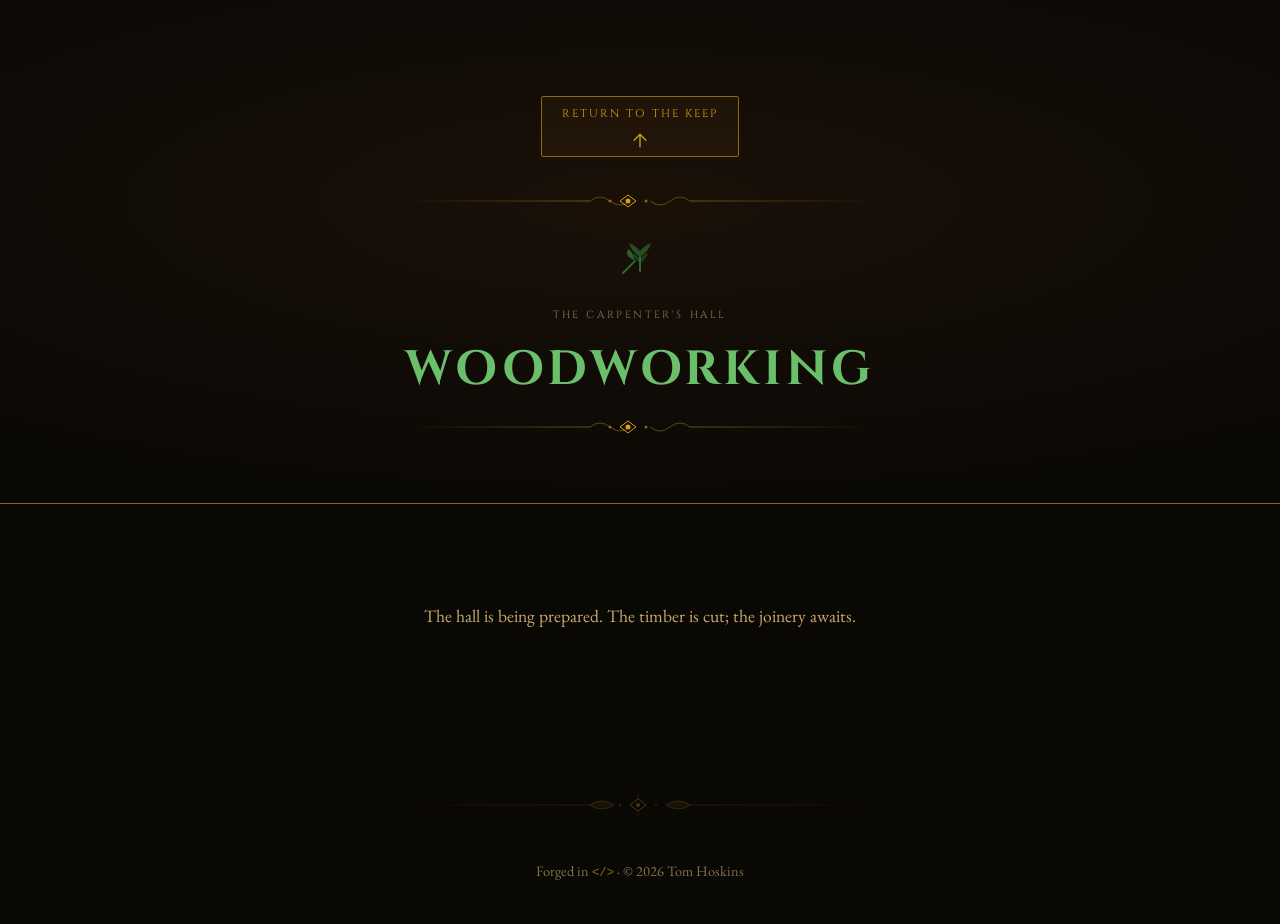
<file: woodworking/index.html>
<!DOCTYPE html>
<html lang="en">
<head>
  <meta charset="UTF-8" />
  <meta name="viewport" content="width=device-width, initial-scale=1.0" />
  <title>Woodworking — Tom Hoskins</title>

  <!-- Google Fonts -->
  <link rel="preconnect" href="https://fonts.googleapis.com" />
  <link rel="preconnect" href="https://fonts.gstatic.com" crossorigin />
  <link href="https://fonts.googleapis.com/css2?family=Cinzel:wght@400;600;700;900&family=EB+Garamond:ital,wght@0,400;0,500;1,400&display=swap" rel="stylesheet" />

  <!-- CSS -->
  <link rel="stylesheet" href="../css/reset.css" />
  <link rel="stylesheet" href="../css/variables.css" />
  <link rel="stylesheet" href="../css/typography.css" />
  <link rel="stylesheet" href="../css/layout.css" />
  <link rel="stylesheet" href="../css/components.css" />
  <link rel="stylesheet" href="../css/animations.css" />
  <link rel="stylesheet" href="../css/responsive.css" />
</head>
<body>

  <!-- ── Page Hero ── -->
  <header class="page-hero">

    <a href="../index.html" class="scroll-btn scroll-btn--up" aria-label="Return to the Keep">
      <svg class="scroll-btn-arrow" viewBox="0 0 24 24" fill="none"
           xmlns="http://www.w3.org/2000/svg" aria-hidden="true">
        <path d="M12 19 L12 5 M5 11 L12 4 L19 11"
              stroke="currentColor" stroke-width="1.6"
              stroke-linecap="round" stroke-linejoin="round"/>
      </svg>
      <span class="scroll-btn-text">Return to the Keep</span>
    </a>

    <!-- Ornate divider -->
    <svg class="hero-divider" viewBox="0 0 480 24" fill="none" xmlns="http://www.w3.org/2000/svg" aria-hidden="true">
      <line x1="0"   y1="12" x2="190" y2="12" stroke="url(#wood-div-l)" stroke-width="0.8"/>
      <line x1="290" y1="12" x2="480" y2="12" stroke="url(#wood-div-r)" stroke-width="0.8"/>
      <path d="M220 12 L228 6 L236 12 L228 18 Z" fill="none" stroke="#D4A017" stroke-width="1"/>
      <circle cx="228" cy="12" r="2.5" fill="#D4A017"/>
      <circle cx="210" cy="12" r="1.5" fill="rgba(212,160,23,0.6)"/>
      <circle cx="246" cy="12" r="1.5" fill="rgba(212,160,23,0.6)"/>
      <path d="M190 12 Q200 4 210 12 Q220 20 230 12" fill="none" stroke="rgba(212,160,23,0.5)" stroke-width="0.8"/>
      <path d="M290 12 Q280 4 270 12 Q260 20 250 12" fill="none" stroke="rgba(212,160,23,0.5)" stroke-width="0.8"/>
      <defs>
        <linearGradient id="wood-div-l" x1="0" y1="0" x2="190" y2="0" gradientUnits="userSpaceOnUse">
          <stop offset="0%"   stop-color="#D4A017" stop-opacity="0"/>
          <stop offset="100%" stop-color="#D4A017" stop-opacity="0.6"/>
        </linearGradient>
        <linearGradient id="wood-div-r" x1="290" y1="0" x2="480" y2="0" gradientUnits="userSpaceOnUse">
          <stop offset="0%"   stop-color="#D4A017" stop-opacity="0.6"/>
          <stop offset="100%" stop-color="#D4A017" stop-opacity="0"/>
        </linearGradient>
      </defs>
    </svg>

    <!-- Icon -->
    <div class="card--wood">
      <svg class="page-icon card-icon" viewBox="0 0 54 54" fill="none" xmlns="http://www.w3.org/2000/svg" aria-hidden="true">
        <!-- Tree -->
        <path d="M27 42 L27 28" stroke="currentColor" stroke-width="2" stroke-linecap="round"/>
        <path d="M27 28 Q18 22 16 14 Q22 16 27 22 Q32 16 38 14 Q36 22 27 28Z"
              fill="currentColor" opacity="0.7"/>
        <path d="M27 34 Q21 30 19 24 Q23 25 27 30 Q31 25 35 24 Q33 30 27 34Z"
              fill="currentColor" opacity="0.5"/>
        <!-- Axe -->
        <line x1="10" y1="44" x2="22" y2="32" stroke="currentColor" stroke-width="1.8" stroke-linecap="round"/>
        <path d="M16 28 Q12 24 16 20 Q20 24 22 32 Z" fill="currentColor" opacity="0.9"/>
      </svg>
    </div>

    <span class="page-label">The Carpenter's Hall</span>
    <h1 class="page-title" style="color: #6BBF6B;">Woodworking</h1>

    <!-- Ornate divider -->
    <svg class="hero-divider" viewBox="0 0 480 24" fill="none" xmlns="http://www.w3.org/2000/svg" aria-hidden="true">
      <line x1="0"   y1="12" x2="190" y2="12" stroke="url(#wood-div-l2)" stroke-width="0.8"/>
      <line x1="290" y1="12" x2="480" y2="12" stroke="url(#wood-div-r2)" stroke-width="0.8"/>
      <path d="M220 12 L228 6 L236 12 L228 18 Z" fill="none" stroke="#D4A017" stroke-width="1"/>
      <circle cx="228" cy="12" r="2.5" fill="#D4A017"/>
      <circle cx="210" cy="12" r="1.5" fill="rgba(212,160,23,0.6)"/>
      <circle cx="246" cy="12" r="1.5" fill="rgba(212,160,23,0.6)"/>
      <path d="M190 12 Q200 4 210 12 Q220 20 230 12" fill="none" stroke="rgba(212,160,23,0.5)" stroke-width="0.8"/>
      <path d="M290 12 Q280 4 270 12 Q260 20 250 12" fill="none" stroke="rgba(212,160,23,0.5)" stroke-width="0.8"/>
      <defs>
        <linearGradient id="wood-div-l2" x1="0" y1="0" x2="190" y2="0" gradientUnits="userSpaceOnUse">
          <stop offset="0%"   stop-color="#D4A017" stop-opacity="0"/>
          <stop offset="100%" stop-color="#D4A017" stop-opacity="0.6"/>
        </linearGradient>
        <linearGradient id="wood-div-r2" x1="290" y1="0" x2="480" y2="0" gradientUnits="userSpaceOnUse">
          <stop offset="0%"   stop-color="#D4A017" stop-opacity="0.6"/>
          <stop offset="100%" stop-color="#D4A017" stop-opacity="0"/>
        </linearGradient>
      </defs>
    </svg>

  </header>

  <main class="page-content">
    <p>The hall is being prepared. The timber is cut; the joinery awaits.</p>
  </main>

  <footer class="site-footer">
    <svg class="footer-divider" viewBox="0 0 500 28" fill="none" xmlns="http://www.w3.org/2000/svg" aria-hidden="true">
      <line x1="0"   y1="14" x2="200" y2="14" stroke="url(#wood-foot-l)" stroke-width="0.8"/>
      <line x1="300" y1="14" x2="500" y2="14" stroke="url(#wood-foot-r)" stroke-width="0.8"/>
      <path d="M240 14 L248 8 L256 14 L248 20 L240 14Z" fill="none" stroke="#8B6914" stroke-width="1"/>
      <path d="M248 8 L248 2 M248 20 L248 26" stroke="#8B6914" stroke-width="0.8" stroke-linecap="round" opacity="0.5"/>
      <circle cx="248" cy="14" r="2" fill="#8B6914"/>
      <circle cx="230" cy="14" r="1.2" fill="rgba(139,105,20,0.5)"/>
      <circle cx="266" cy="14" r="1.2" fill="rgba(139,105,20,0.5)"/>
      <path d="M200 14 Q212 6 224 14 Q212 22 200 14Z" fill="rgba(139,105,20,0.2)" stroke="#8B6914" stroke-width="0.6"/>
      <path d="M300 14 Q288 6 276 14 Q288 22 300 14Z" fill="rgba(139,105,20,0.2)" stroke="#8B6914" stroke-width="0.6"/>
      <defs>
        <linearGradient id="wood-foot-l" x1="0" y1="0" x2="200" y2="0" gradientUnits="userSpaceOnUse">
          <stop offset="0%"   stop-color="#8B6914" stop-opacity="0"/>
          <stop offset="100%" stop-color="#8B6914" stop-opacity="0.6"/>
        </linearGradient>
        <linearGradient id="wood-foot-r" x1="300" y1="0" x2="500" y2="0" gradientUnits="userSpaceOnUse">
          <stop offset="0%"   stop-color="#8B6914" stop-opacity="0.6"/>
          <stop offset="100%" stop-color="#8B6914" stop-opacity="0"/>
        </linearGradient>
      </defs>
    </svg>
    <p>Forged in <code>&lt;/&gt;</code> &middot; &copy; <span id="footer-year"></span> Tom Hoskins</p>
  </footer>

  <script>
    document.getElementById('footer-year').textContent = new Date().getFullYear();
  </script>

</body>
</html>
</file>
<file: css/variables.css>
:root {
  /* ── Colors ── */
  --color-void: #0A0805;
  --color-deep-stone: #1A1510;
  --color-stone: #2C2418;
  --color-parchment: #C8A96E;
  --color-parchment-light: #E8D5A3;
  --color-parchment-bright: #F5ECD7;
  --color-gold: #D4A017;
  --color-gold-bright: #FFD700;
  --color-gold-dim: #8B6914;
  --color-ember-orange: #FF6B35;

  /* Per-card accents */
  --color-resume: #D4A017;
  --color-resume-glow: rgba(212, 160, 23, 0.35);
  --color-wood: #2D6A2D;
  --color-wood-glow: rgba(45, 106, 45, 0.35);
  --color-books: #1E3A5F;
  --color-books-glow: rgba(30, 58, 95, 0.35);

  /* ── Typography ── */
  --font-heading: 'Cinzel', serif;
  --font-body: 'EB Garamond', serif;

  /* ── Spacing ── */
  --space-xs: 0.5rem;
  --space-sm: 1rem;
  --space-md: 1.5rem;
  --space-lg: 2.5rem;
  --space-xl: 4rem;
  --space-2xl: 6rem;

  /* ── Transitions ── */
  --transition-fast: 200ms ease;
  --transition-mid: 350ms ease;
  --transition-slow: 600ms ease;

  /* ── Scroll (set by JS) ── */
  --scroll-y: 0px;
}
</file>
<file: css/typography.css>
body {
  font-family: var(--font-body);
  font-size: 1.125rem;
  line-height: 1.7;
  color: var(--color-parchment);
  background-color: var(--color-void);
}

h1, h2, h3, h4 {
  font-family: var(--font-heading);
  line-height: 1.2;
  letter-spacing: 0.05em;
}

.hero-name {
  font-family: var(--font-heading);
  font-weight: 900;
  font-size: clamp(2rem, 6vw, 4.5rem);
  letter-spacing: 0.08em;
  text-transform: uppercase;
  background: linear-gradient(180deg, #FFD700 0%, #D4A017 40%, #8B6914 80%);
  -webkit-background-clip: text;
  -webkit-text-fill-color: transparent;
  background-clip: text;
  filter: drop-shadow(0 0 20px rgba(212, 160, 23, 0.5));
}

.hero-tagline {
  font-family: var(--font-body);
  font-style: italic;
  font-size: clamp(1rem, 2.5vw, 1.4rem);
  color: var(--color-parchment-light);
  letter-spacing: 0.03em;
}

.hero-bio {
  font-family: var(--font-body);
  font-size: clamp(0.95rem, 1.8vw, 1.1rem);
  color: var(--color-parchment);
  max-width: 60ch;
  margin: 0 auto;
  line-height: 1.8;
}

.section-title {
  font-family: var(--font-heading);
  font-weight: 700;
  font-size: clamp(1.5rem, 3vw, 2.5rem);
  color: var(--color-parchment-bright);
  letter-spacing: 0.06em;
  text-transform: uppercase;
}

.section-subtitle {
  font-family: var(--font-body);
  font-style: italic;
  font-size: clamp(0.95rem, 1.8vw, 1.2rem);
  color: var(--color-parchment);
}

.card-title {
  font-family: var(--font-heading);
  font-weight: 600;
  font-size: clamp(1.1rem, 2vw, 1.4rem);
  letter-spacing: 0.05em;
  text-transform: uppercase;
}

.card-label {
  font-family: var(--font-heading);
  font-size: 0.65rem;
  letter-spacing: 0.15em;
  text-transform: uppercase;
  color: var(--color-parchment);
  opacity: 0.7;
}

.card-description {
  font-family: var(--font-body);
  font-size: 0.95rem;
  line-height: 1.65;
  color: var(--color-parchment);
}

.nav-monogram {
  font-family: var(--font-heading);
  font-weight: 700;
  font-size: 1.1rem;
  letter-spacing: 0.12em;
  text-transform: uppercase;
  color: var(--color-gold);
}

footer p {
  font-family: var(--font-body);
  font-size: 0.9rem;
  color: var(--color-parchment);
  opacity: 0.65;
}

footer code {
  font-family: 'Courier New', monospace;
  color: var(--color-gold);
  font-size: 0.85em;
}
</file>
<file: css/layout.css>
/* ── Base page ── */
body {
  min-height: 100vh;
  overflow-x: hidden;
  position: relative;
}

/* ── Ember canvas ── */
#ember-canvas {
  position: fixed;
  inset: 0;
  z-index: 0;
  pointer-events: none;
  width: 100%;
  height: 100%;
}

/* ── Nav ── */
.site-nav {
  position: fixed;
  top: 0;
  left: 0;
  right: 0;
  z-index: 100;
  display: flex;
  align-items: center;
  justify-content: center;
  padding: var(--space-sm) var(--space-lg);
  gap: var(--space-md);
  backdrop-filter: blur(6px);
  -webkit-backdrop-filter: blur(6px);
  background: rgba(10, 8, 5, 0.4);
}

.nav-rule {
  flex: 1;
  height: 1px;
  background: linear-gradient(90deg, transparent, var(--color-gold-dim), transparent);
  max-width: 200px;
}

/* ── Main content ── */
main {
  position: relative;
  z-index: 1;
}

/* ── Hero ── */
.hero {
  position: relative;
  min-height: 100vh;
  display: flex;
  flex-direction: column;
  align-items: center;
  justify-content: center;
  text-align: center;
  padding: var(--space-2xl) var(--space-lg);
  overflow: hidden;
}

.hero-bg {
  position: absolute;
  inset: 0;
  background:
    radial-gradient(ellipse 80% 60% at 50% 40%, #3D2B0A 0%, #1A1008 40%, #0A0805 100%);
  transform: translateY(calc(var(--scroll-y) * 0.3));
  z-index: 0;
}

.hero-noise {
  position: absolute;
  inset: 0;
  opacity: 0.06;
  z-index: 1;
}

.hero-content {
  position: relative;
  z-index: 3;
  display: flex;
  flex-direction: column;
  align-items: center;
  gap: var(--space-md);
}

.hero-crest {
  width: clamp(80px, 12vw, 140px);
  height: auto;
  margin-bottom: var(--space-sm);
  filter: drop-shadow(0 0 16px rgba(212, 160, 23, 0.4));
}

.hero-divider {
  width: clamp(200px, 50vw, 480px);
  height: auto;
  opacity: 0.7;
}

/* ── Candles ── */
.candle {
  position: absolute;
  bottom: 15%;
  z-index: 2;
  display: flex;
  flex-direction: column;
  align-items: center;
  gap: 0;
}

.candle-left  { left: 6%; }
.candle-right { right: 6%; }

.candle-flame-wrap {
  position: relative;
  width: 14px;
  height: 24px;
  margin-bottom: -2px;
}

.candle-flame {
  position: absolute;
  bottom: 0;
  left: 50%;
  transform-origin: bottom center;
  transform: translateX(-50%);
}

.candle-body {
  width: 14px;
  border-radius: 2px 2px 0 0;
  background: linear-gradient(180deg, #F0E6C8 0%, #D4C8A0 50%, #B8AA80 100%);
  position: relative;
}

.candle-body::after {
  content: '';
  position: absolute;
  top: 0;
  left: 3px;
  right: 3px;
  bottom: 0;
  background: rgba(255,255,255,0.15);
  border-radius: 1px;
}

.candle-wax-drip {
  position: absolute;
  top: 4px;
  left: 2px;
  width: 4px;
  height: 12px;
  background: rgba(240, 230, 200, 0.6);
  border-radius: 0 0 3px 3px;
}

.candle-base {
  width: 18px;
  height: 5px;
  background: linear-gradient(180deg, #8B7355, #6B5535);
  border-radius: 2px;
}

/* ── Realms section ── */
.realms {
  background-color: var(--color-deep-stone);
  position: relative;
  padding: var(--space-2xl) var(--space-lg);
}

.realms-inner {
  max-width: 1100px;
  margin: 0 auto;
}

.realms-header {
  text-align: center;
  margin-bottom: var(--space-xl);
  display: flex;
  flex-direction: column;
  gap: var(--space-sm);
}

.realms-grid {
  display: grid;
  grid-template-columns: 1fr;
  gap: var(--space-lg);
}

@media (min-width: 640px) {
  .realms-grid {
    grid-template-columns: repeat(2, 1fr);
  }
}

@media (min-width: 1024px) {
  .realms-grid {
    grid-template-columns: repeat(3, 1fr);
  }
}

/* ── Footer ── */
.site-footer {
  background-color: var(--color-void);
  text-align: center;
  padding: var(--space-xl) var(--space-lg) var(--space-lg);
  position: relative;
  z-index: 1;
}

.footer-divider {
  width: clamp(200px, 60vw, 500px);
  margin: 0 auto var(--space-lg);
  opacity: 0.5;
}

/* ── Sub-page hero ── */
.page-hero {
  min-height: 40vh;
  display: flex;
  flex-direction: column;
  align-items: center;
  justify-content: center;
  text-align: center;
  padding: var(--space-2xl) var(--space-lg) var(--space-xl);
  background: radial-gradient(ellipse 80% 60% at 50% 40%, #1A1008 0%, #0A0805 100%);
  border-bottom: 1px solid var(--color-gold-dim);
  gap: var(--space-sm);
}

.page-icon {
  width: clamp(60px, 10vw, 90px);
  height: auto;
  margin-bottom: var(--space-xs);
}

.page-label {
  font-family: var(--font-heading);
  font-size: 0.65rem;
  letter-spacing: 0.25em;
  text-transform: uppercase;
  color: var(--color-parchment);
  opacity: 0.7;
}

.page-title {
  font-family: var(--font-heading);
  font-weight: 700;
  font-size: clamp(1.8rem, 5vw, 3rem);
  letter-spacing: 0.08em;
  text-transform: uppercase;
  margin: 0;
}

.page-content {
  max-width: 680px;
  margin: var(--space-2xl) auto;
  padding: 0 var(--space-lg);
  text-align: center;
  color: var(--color-parchment);
  font-family: var(--font-body);
  font-size: clamp(0.95rem, 1.8vw, 1.1rem);
  line-height: 1.8;
}
</file>
<file: css/components.css>
/* ── Realm Card ── */
.realm-card {
  position: relative;
  padding: var(--space-lg);
  border-radius: 4px;
  border: 1px solid var(--color-gold-dim);
  overflow: hidden;
  cursor: pointer;
  transition: transform var(--transition-mid), border-color var(--transition-mid);
  background:
    radial-gradient(ellipse at top, rgba(44, 36, 24, 0.9), rgba(26, 21, 16, 0.95)),
    url("data:image/svg+xml,%3Csvg xmlns='http://www.w3.org/2000/svg'%3E%3Cfilter id='n'%3E%3CfeTurbulence type='fractalNoise' baseFrequency='0.65' numOctaves='3' stitchTiles='stitch'/%3E%3C/filter%3E%3Crect width='100%25' height='100%25' filter='url(%23n)' opacity='0.08'/%3E%3C/svg%3E");
  background-blend-mode: normal, overlay;
}

.realm-card:hover {
  transform: translateY(-6px);
  border-color: var(--color-gold);
}

/* Per-card glow overlay */
.card-glow {
  position: absolute;
  inset: 0;
  opacity: 0;
  transition: opacity var(--transition-mid);
  pointer-events: none;
  z-index: 0;
}

.realm-card:hover .card-glow {
  opacity: 1;
}

.card--resume .card-glow {
  background: radial-gradient(ellipse at bottom, var(--color-resume-glow), transparent 70%);
}

.card--wood .card-glow {
  background: radial-gradient(ellipse at bottom, var(--color-wood-glow), transparent 70%);
}

.card--books .card-glow {
  background: radial-gradient(ellipse at bottom, var(--color-books-glow), transparent 70%);
}

/* Corner filigree */
.card-corners {
  position: absolute;
  inset: 0;
  pointer-events: none;
  z-index: 1;
}

.card-corner {
  position: absolute;
  width: 28px;
  height: 28px;
  opacity: 0.55;
}

.card-corner--tl { top: 6px;    left: 6px;  }
.card-corner--tr { top: 6px;    right: 6px; transform: scaleX(-1); }
.card-corner--bl { bottom: 6px; left: 6px;  transform: scaleY(-1); }
.card-corner--br { bottom: 6px; right: 6px; transform: scale(-1);  }

/* Card content */
.card-content {
  position: relative;
  z-index: 2;
  display: flex;
  flex-direction: column;
  align-items: center;
  text-align: center;
  gap: var(--space-sm);
}

.card-icon {
  width: 54px;
  height: 54px;
  margin-bottom: var(--space-xs);
}

.card--resume  .card-icon { color: var(--color-resume); }
.card--wood    .card-icon { color: var(--color-wood);   }
.card--books   .card-icon { color: var(--color-books);  }

.card--resume  .card-title { color: #E8C86A; }
.card--wood    .card-title { color: #6BBF6B; }
.card--books   .card-title { color: #6B9FD4; }

.card-badge {
  display: inline-block;
  padding: 0.25em 0.8em;
  border: 1px solid var(--color-gold-dim);
  border-radius: 2px;
  font-family: var(--font-heading);
  font-size: 0.6rem;
  letter-spacing: 0.2em;
  text-transform: uppercase;
  color: var(--color-gold);
  background: rgba(212, 160, 23, 0.08);
  animation: badge-shimmer 4s ease-in-out infinite;
}

/* ── "Coming Soon" badge shimmer ── */
@keyframes badge-shimmer {
  0%, 100% {
    border-color: var(--color-gold-dim);
    box-shadow: none;
    color: var(--color-gold);
  }
  50% {
    border-color: var(--color-gold-bright);
    box-shadow: 0 0 8px rgba(255, 215, 0, 0.4), inset 0 0 4px rgba(255, 215, 0, 0.1);
    color: var(--color-gold-bright);
  }
}

/* ── Card stretch link ── */
.card-link {
  position: absolute;
  inset: 0;
  z-index: 1;
}

/* ── Scroll button ── */
.scroll-btn {
  display: inline-flex;
  flex-direction: column;
  align-items: center;
  gap: var(--space-xs);
  padding: 0.6em 1.8em 0.5em;
  border: 1px solid var(--color-gold-dim);
  border-radius: 2px;
  color: var(--color-gold);
  font-family: var(--font-heading);
  font-size: 0.7rem;
  letter-spacing: 0.18em;
  text-transform: uppercase;
  background: rgba(212, 160, 23, 0.05);
  transition: border-color var(--transition-mid), color var(--transition-mid),
              background var(--transition-mid), box-shadow var(--transition-mid);
  margin-top: var(--space-sm);
}

.scroll-btn:hover {
  border-color: var(--color-gold);
  color: var(--color-gold-bright);
  background: rgba(212, 160, 23, 0.12);
  box-shadow: 0 0 16px rgba(212, 160, 23, 0.25);
}

.scroll-btn-arrow {
  width: 20px;
  height: 20px;
}

.scroll-btn--up {
  flex-direction: column-reverse;
  margin-top: 0;
  margin-bottom: var(--space-sm);
  margin-inline: auto;
  display: flex;
  width: fit-content;
}
</file>
<file: css/animations.css>
/* ── Hero fade-in ── */
@keyframes fade-rise {
  from {
    opacity: 0;
    transform: translateY(20px);
  }
  to {
    opacity: 1;
    transform: translateY(0);
  }
}

.hero-crest      { animation: fade-rise 1s ease 0.2s both; }
.hero-name       { animation: fade-rise 1s ease 0.5s both; }
.hero-tagline    { animation: fade-rise 1s ease 0.8s both; }
.hero-bio        { animation: fade-rise 1s ease 1.0s both; }
.hero-divider    { animation: fade-rise 1s ease 1.1s both; }

/* ── Candle flicker ── */
@keyframes flicker-left {
  0%   { transform: translateX(-50%) scaleX(1)    scaleY(1)    rotate(0deg);   opacity: 0.95; }
  15%  { transform: translateX(-50%) scaleX(0.88) scaleY(1.05) rotate(-2deg);  opacity: 0.9;  }
  30%  { transform: translateX(-50%) scaleX(1.06) scaleY(0.96) rotate(1.5deg); opacity: 1;    }
  50%  { transform: translateX(-50%) scaleX(0.92) scaleY(1.08) rotate(-1deg);  opacity: 0.92; }
  65%  { transform: translateX(-50%) scaleX(1.04) scaleY(0.94) rotate(2deg);   opacity: 0.98; }
  80%  { transform: translateX(-50%) scaleX(0.9)  scaleY(1.06) rotate(-1.5deg);opacity: 0.88; }
  100% { transform: translateX(-50%) scaleX(1)    scaleY(1)    rotate(0deg);   opacity: 0.95; }
}

@keyframes flicker-right {
  0%   { transform: translateX(-50%) scaleX(1)    scaleY(1)    rotate(0deg);   opacity: 0.9;  }
  20%  { transform: translateX(-50%) scaleX(1.05) scaleY(0.93) rotate(2.5deg); opacity: 0.95; }
  40%  { transform: translateX(-50%) scaleX(0.9)  scaleY(1.07) rotate(-2deg);  opacity: 0.85; }
  55%  { transform: translateX(-50%) scaleX(1.08) scaleY(0.95) rotate(1deg);   opacity: 1;    }
  70%  { transform: translateX(-50%) scaleX(0.86) scaleY(1.04) rotate(-2.5deg);opacity: 0.9;  }
  85%  { transform: translateX(-50%) scaleX(1.03) scaleY(0.97) rotate(1.5deg); opacity: 0.93; }
  100% { transform: translateX(-50%) scaleX(1)    scaleY(1)    rotate(0deg);   opacity: 0.9;  }
}

.candle-left  .candle-flame { animation: flicker-left  2.3s ease-in-out infinite; }
.candle-right .candle-flame { animation: flicker-right 2.7s ease-in-out infinite; }

@keyframes arrow-bounce {
  0%, 100% { transform: translateY(0);    opacity: 0.7; }
  50%       { transform: translateY(5px);  opacity: 1;   }
}

@keyframes arrow-bounce-up {
  0%, 100% { transform: translateY(0);    opacity: 0.7; }
  50%       { transform: translateY(-5px); opacity: 1;   }
}

.scroll-btn {
  animation: fade-rise 1s ease 1.3s both,
             arrow-bounce 2s ease-in-out 2.3s infinite;
}

.scroll-btn--up {
  animation: arrow-bounce-up 2s ease-in-out infinite;
}

/* ── Reduced motion ── */
@media (prefers-reduced-motion: reduce) {
  *, *::before, *::after {
    animation-duration: 0.01ms !important;
    animation-iteration-count: 1 !important;
    transition-duration: 0.01ms !important;
  }
}
</file>
<file: css/responsive.css>
/* ── Mobile: < 640px ── */
@media (max-width: 639px) {
  .candle {
    display: none;
  }

  .hero {
    padding: calc(var(--space-2xl) + 2rem) var(--space-sm) var(--space-xl);
  }

  .realms {
    padding: var(--space-xl) var(--space-sm);
  }

  .realm-card {
    padding: var(--space-md);
  }
}

/* ── Small tablet: 640px – 1023px ── */
@media (min-width: 640px) and (max-width: 1023px) {
  .candle {
    display: none;
  }
}

/* ── Desktop: 1024px+ ── */
@media (min-width: 1024px) {
  .candle {
    display: flex;
  }
}

/* ── Nav spacing ── */
@media (max-width: 480px) {
  .nav-rule {
    max-width: 60px;
  }
}
</file>
